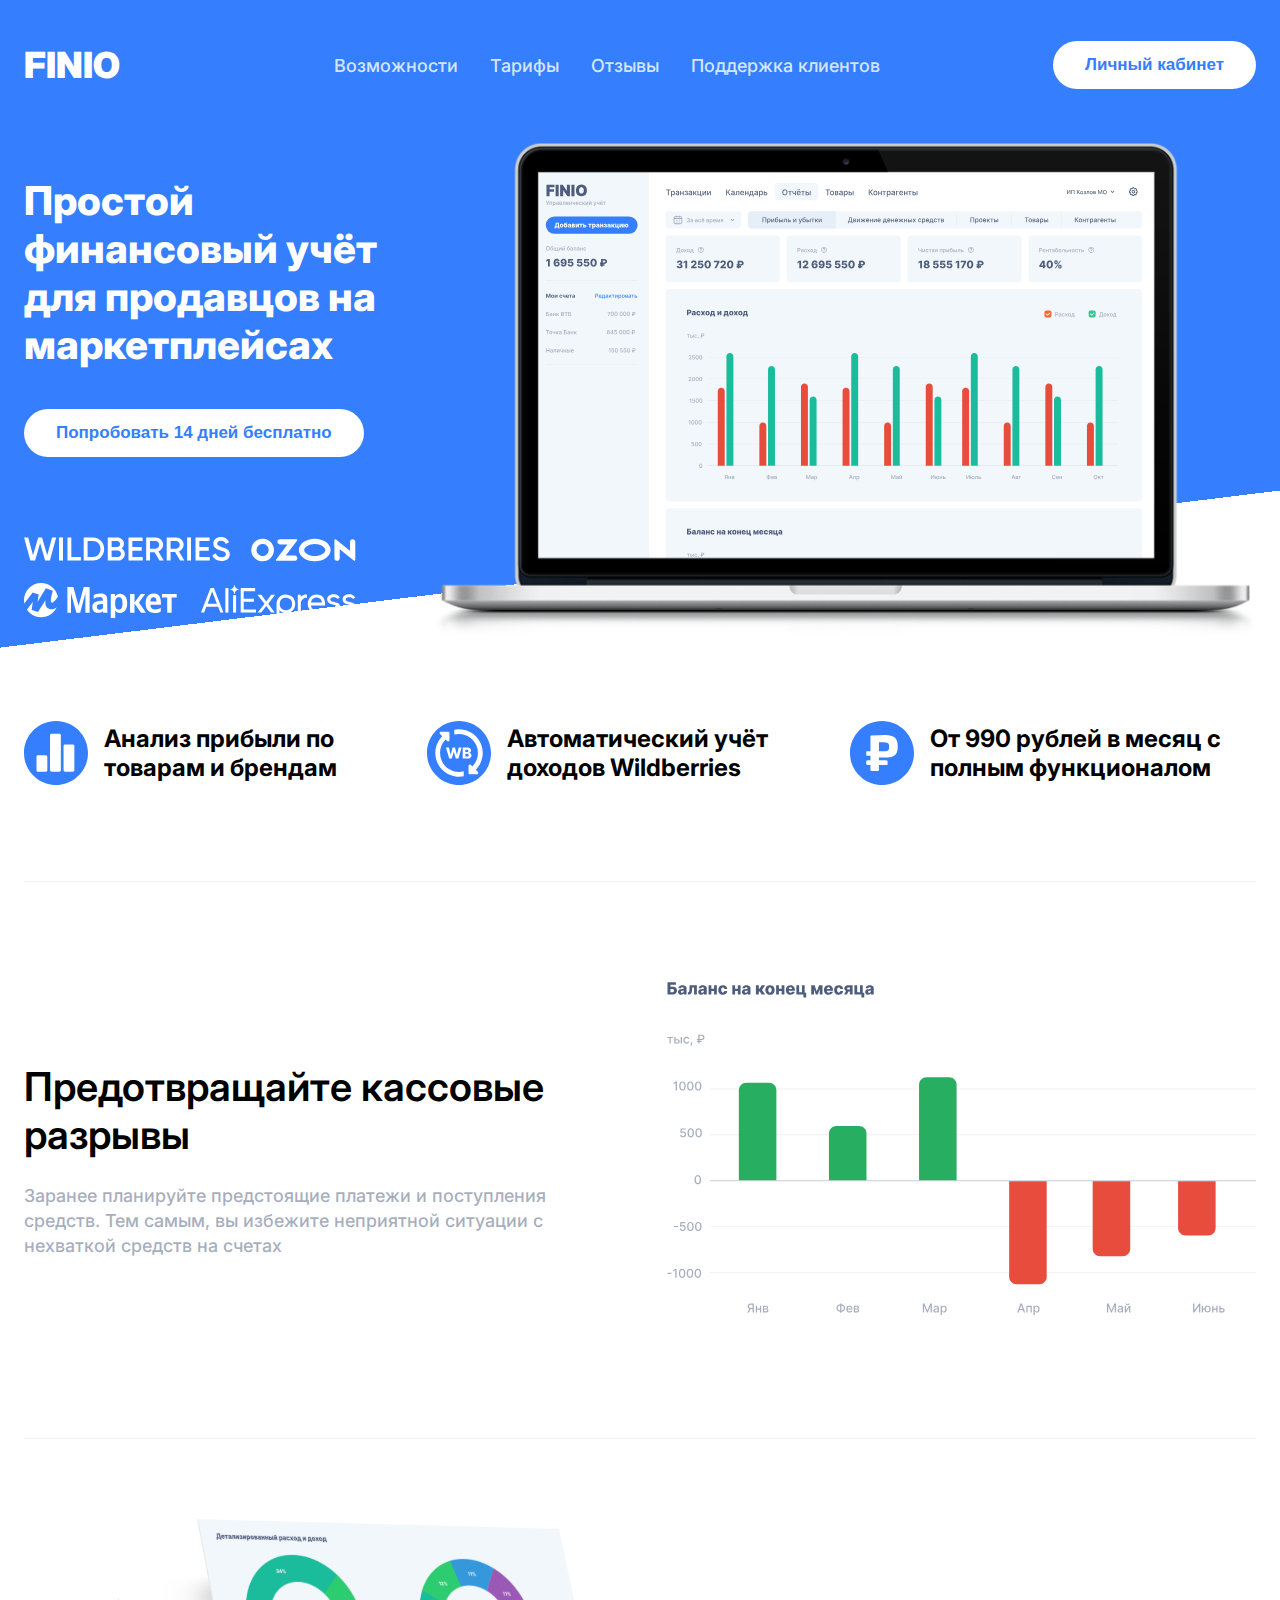
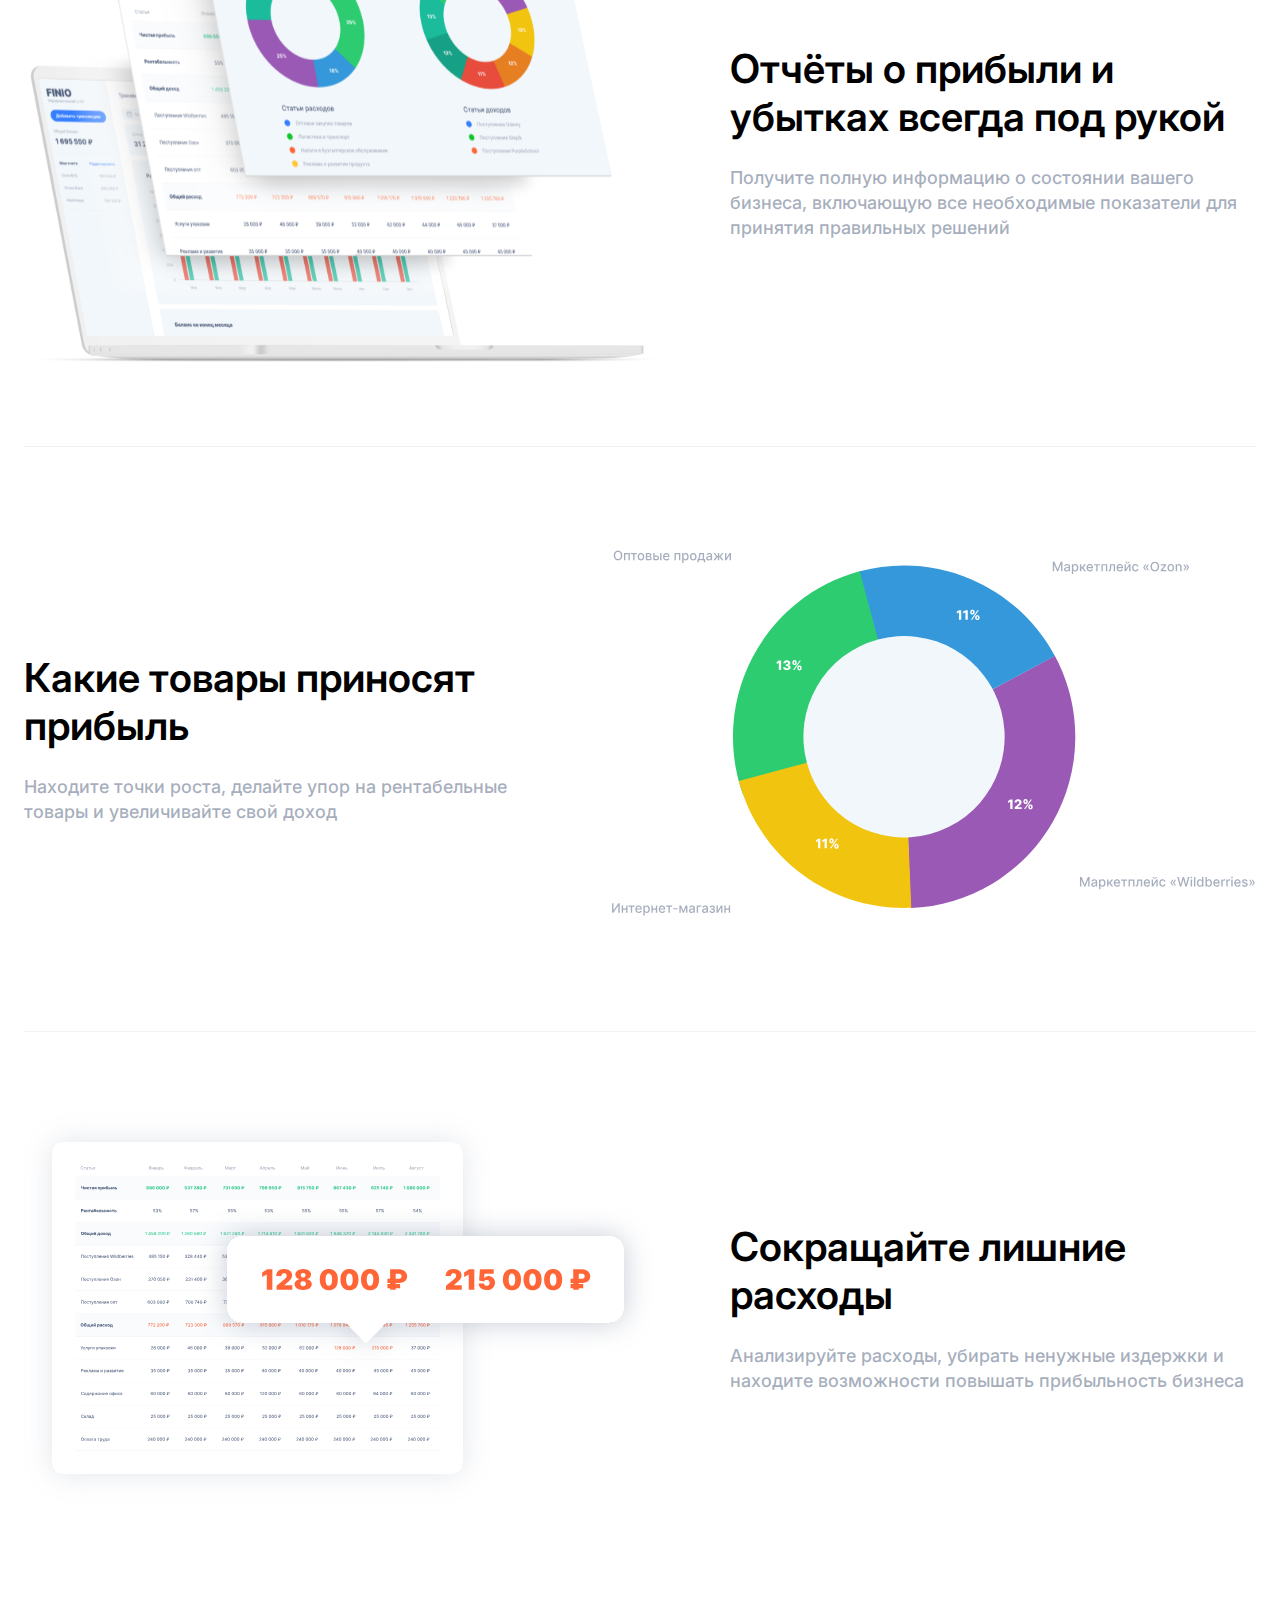
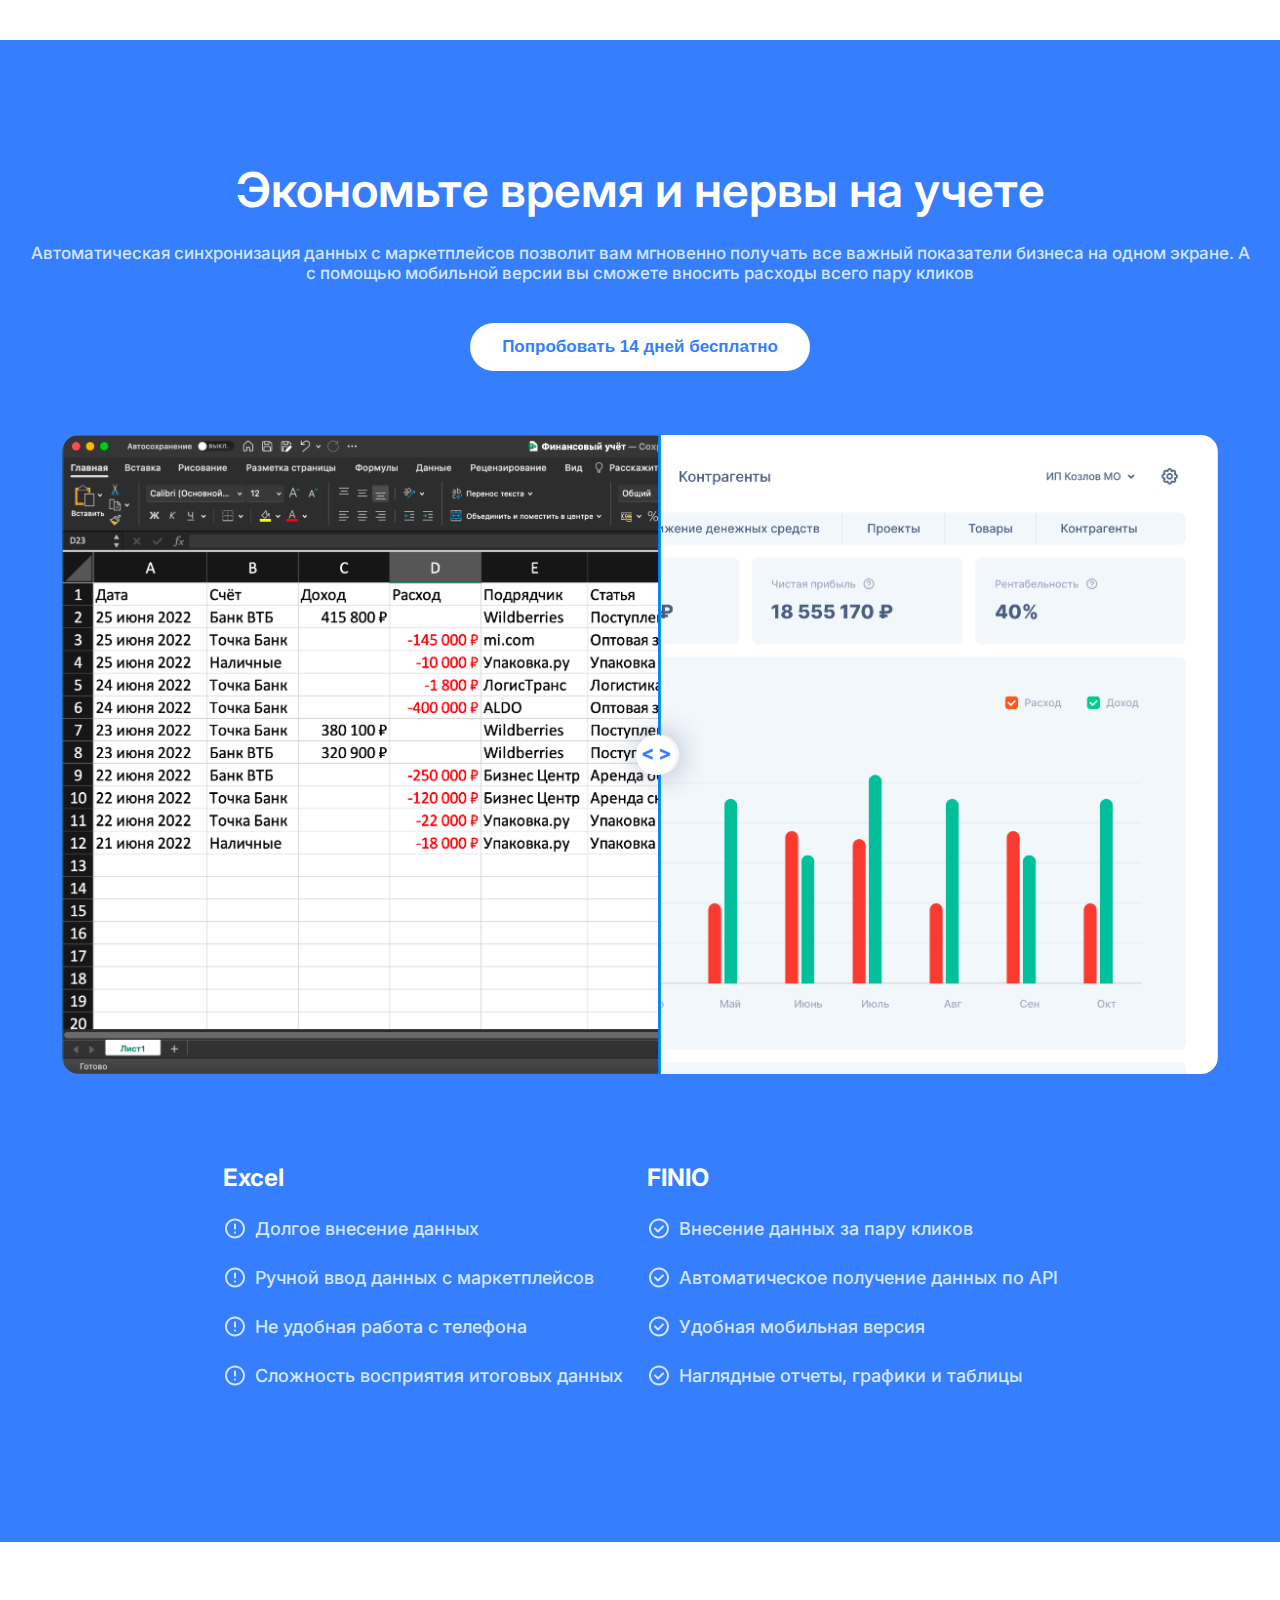
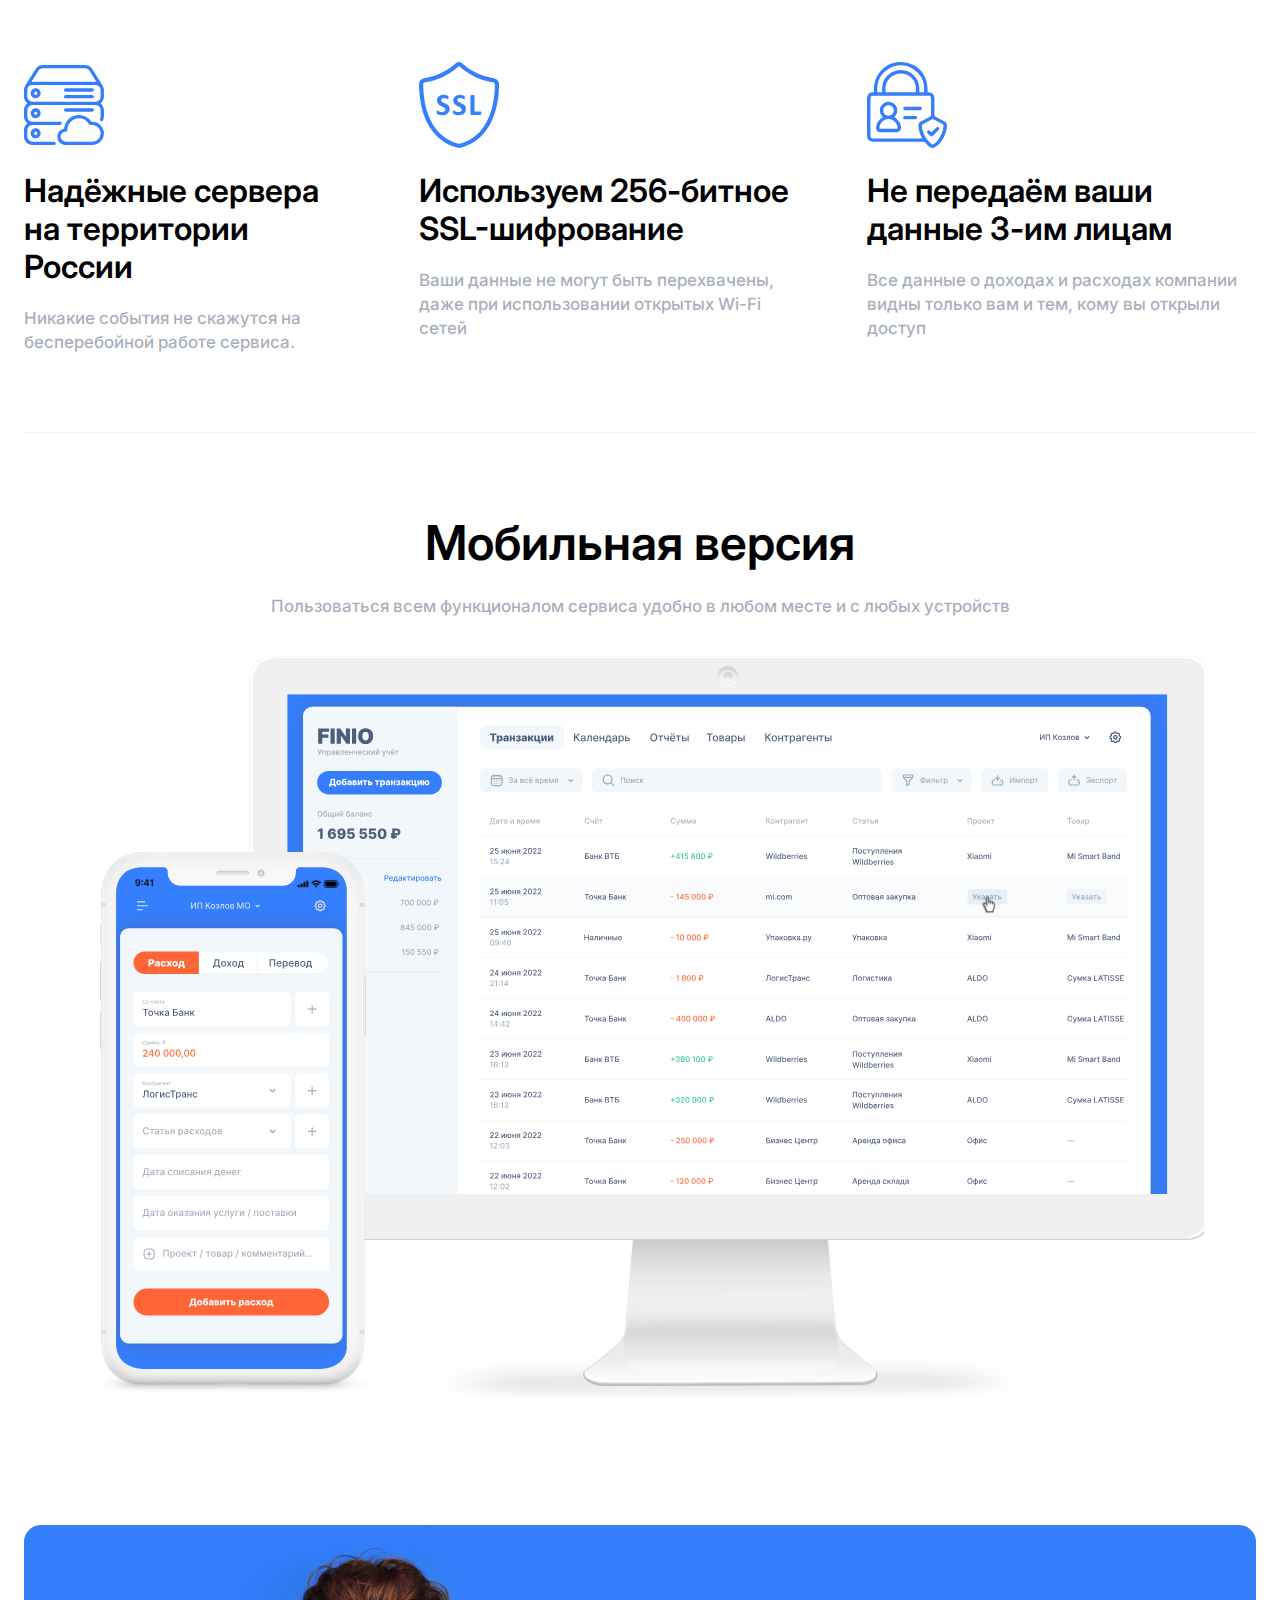
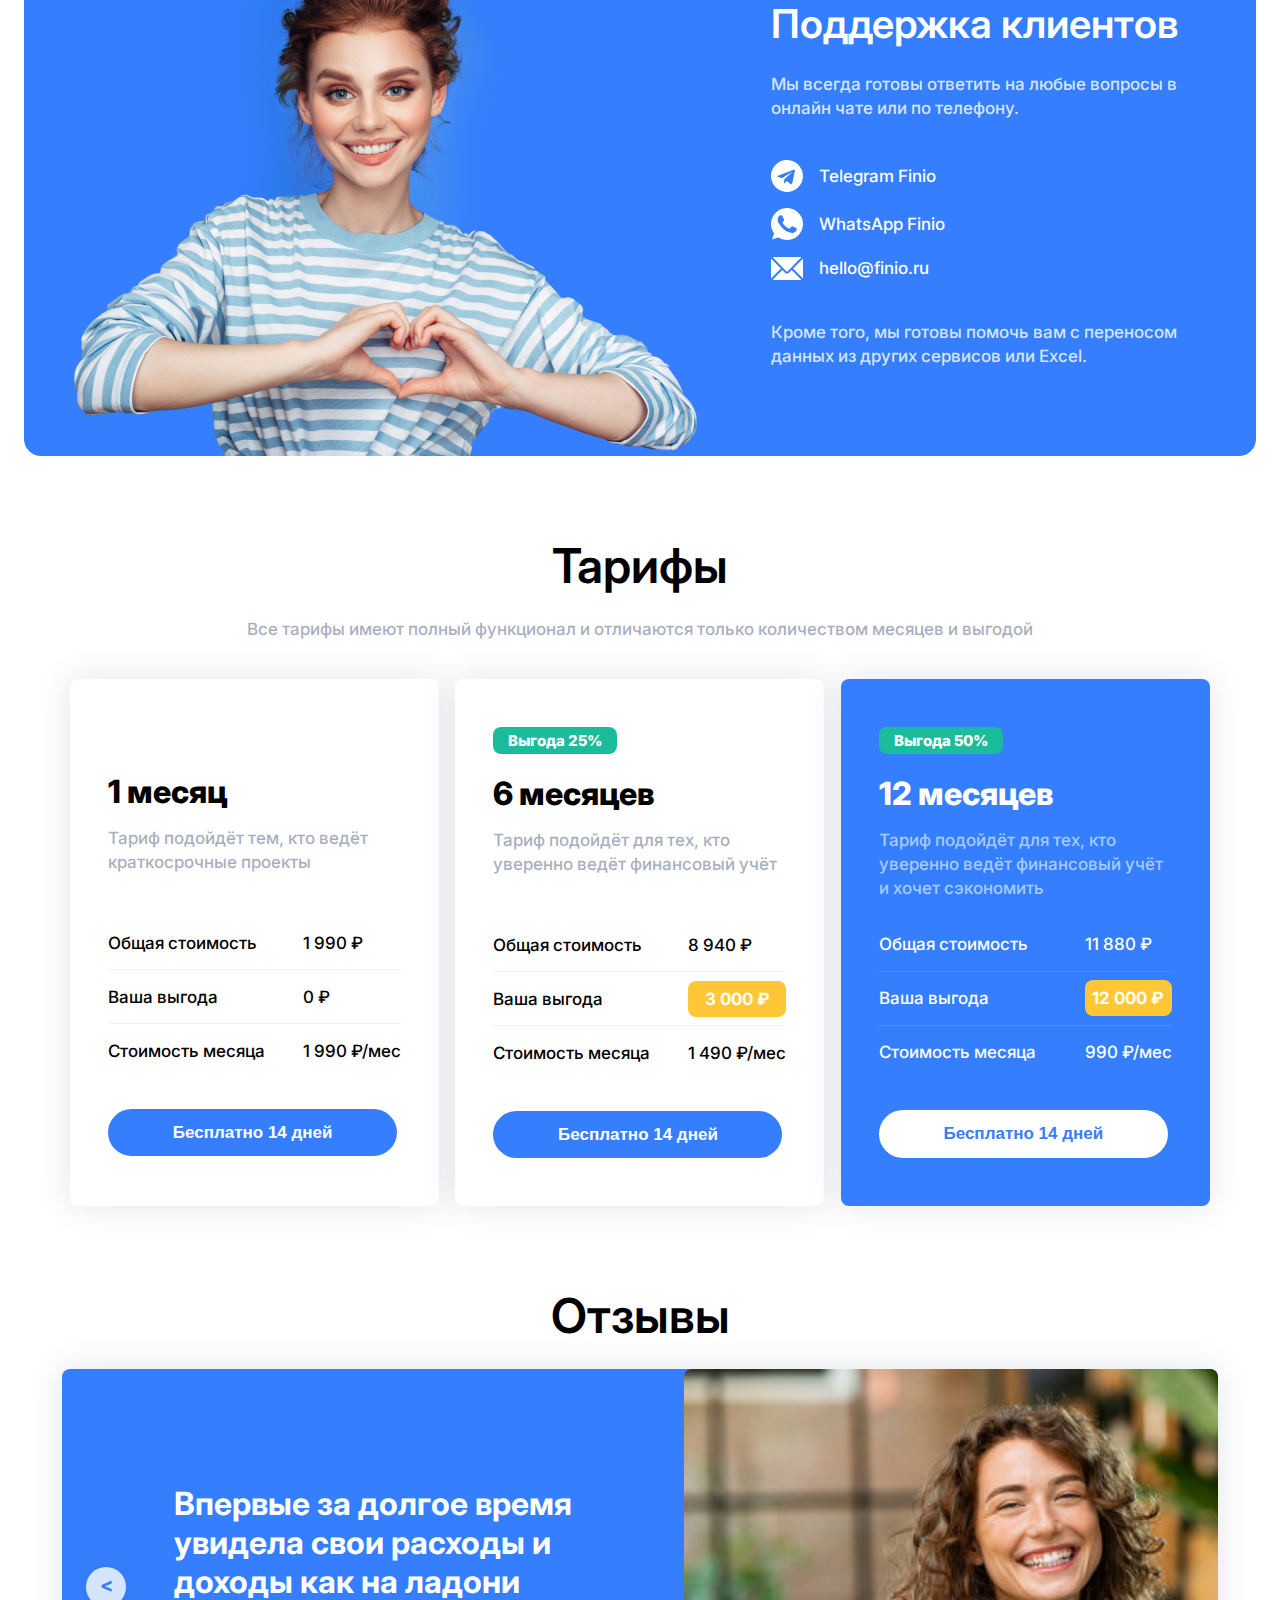
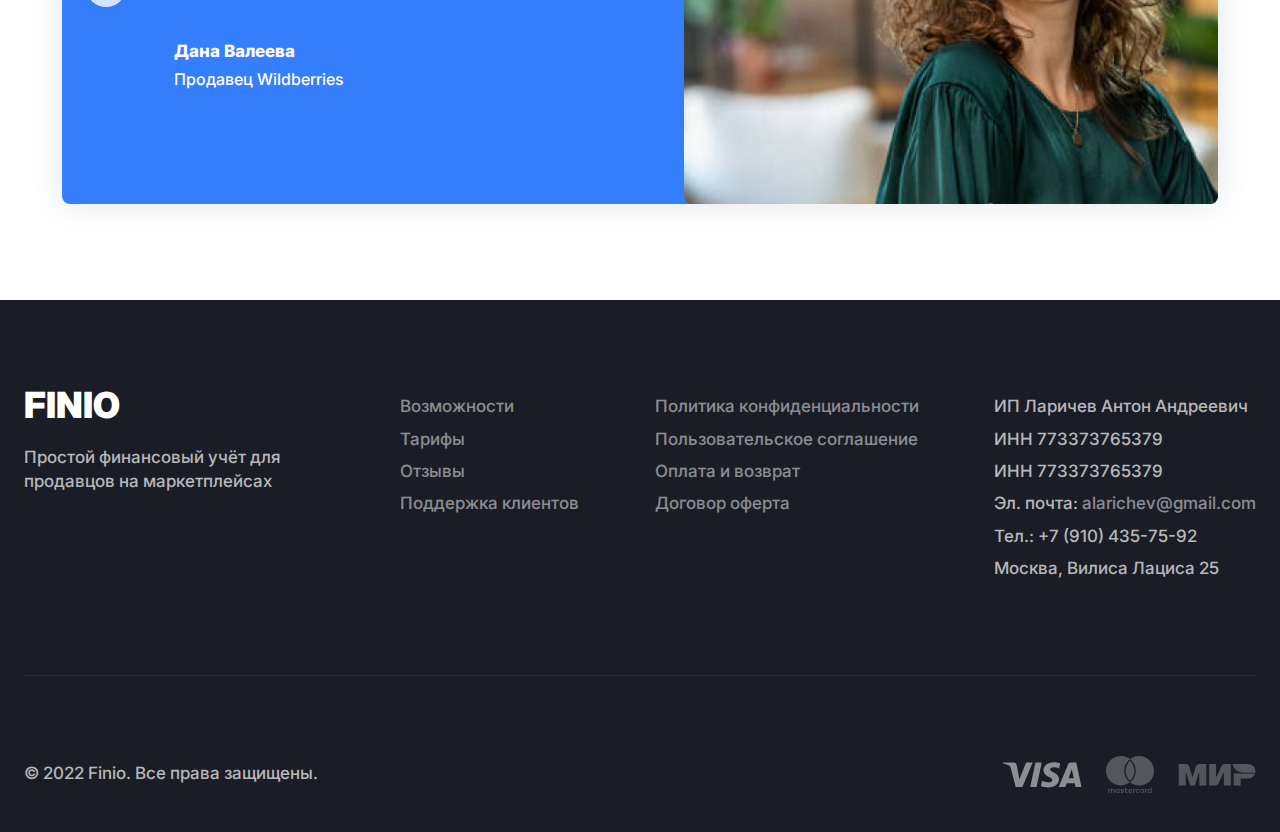
<file: 3-Finio/index.html>
<!DOCTYPE html>
<html lang="en">
<head>
    <meta charset="UTF-8">
    <meta name="viewport" content="width=device-width, initial-scale=1.0">
    <link rel="preconnect" href="https://fonts.googleapis.com">
    <link rel="preconnect" href="https://fonts.gstatic.com" crossorigin>
    <link href="https://fonts.googleapis.com/css2?family=Inter:wght@100..900&display=swap" rel="stylesheet">
    <title>Finio</title>
    <link rel="stylesheet" href="./styles/global.css">
    <link rel="stylesheet" href="./styles/header.css">
    <link rel="stylesheet" href="./styles/page.css">
    <link rel="stylesheet" href="./styles/footer.css">
    <link rel="stylesheet" href="./styles/components.css">
</head>
<body>
    <header class="header">
        <div class="header__wrapper">
            <div class="header__top">
                <div class="logo">FINIO</div>
                <nav>
                    <ul class="menu">
                        <li class="menu__item"><a href="#">Возможности</a></li>
                        <li class="menu__item"><a href="#">Тарифы</a></li>
                        <li class="menu__item"><a href="#">Отзывы</a></li>
                        <li class="menu__item"><a href="#">Поддержка клиентов</a></li>
                    </ul>
                </nav>
                <div class="header__button">
                    <button class="button button_primary">
                        Личный кабинет
                    </button>
                </div>
                <div class="header__mobile-menu-button">
                    <img src="./images/menu.svg" alt="Menu icon">
                </div>
            </div>
            <div class="header__line-wrapper">
                <hr class="line line-dark" />
            </div>
        </div>
    </header>

    <section class="section section__dark section__gradient">
        <div class="section__wrapper">
            <div class="hero-section">
                <div class="hero__left">
                    <h2 class="hero__h1">Простой финансовый учёт для продавцов на маркетплейсах</h2>
                    <button class="button button_primary hero__button">Попробовать 14 дней бесплатно</button>
                    <div class="marketplace_logos__wrapper">
                        <img class="marketplace_logos" src="./images/logos.svg" alt="Marketplace logos">
                    </div>
                </div>
                <div class="hero__right">
                    <img class="hero__laptop" src="./images/laptop.svg" alt="Laptop with Finio app">
                </div>
            </div>

            <div class="functional__wrapper">
                <div class="functional__item">
                    <div class="functional__icon">
                        <img src="./images/functional_icons/profit.svg" alt="Profit icon">
                    </div>
                    <div class="functional__describtion">
                        Анализ прибыли по товарам и брендам
                    </div>
                </div>
                <div class="functional__item">
                    <div class="functional__icon">
                        <img src="./images/functional_icons/wb.svg" alt="WB accounting icon">
                    </div>
                    <div class="functional__describtion">
                        Автоматический учёт доходов Wildberries
                    </div>
                </div>
                <div class="functional__item">
                    <div class="functional__icon">
                        <img src="./images/functional_icons/price.svg" alt="Ruble icon">
                    </div>
                    <div class="functional__describtion">
                        От 990 рублей в месяц с полным функционалом
                    </div>
                </div>
            </div>
        </div>
    </section>
    
    <section class="section section-2">
        <div class="section__wrapper">
            <div class="line-wrapper">
                <hr class="line" />
            </div>

            <div class="diagrams__wrapper diagram__reverced">
                <div class="diagram">
                    <img src="./images/diagrams/balance_diagram.svg" alt="Balance at the end of the month">
                </div>
                <div class="diagram__description">
                    <h2 class="diagram__h2">Предотвращайте кассовые разрывы</h2>
                    <div class="diagram__text">
                        Заранее планируйте предстоящие платежи и поступления средств. Тем самым, вы избежите неприятной
                        ситуации с нехваткой средств на счетах
                    </div>
                </div>
            </div>

            <div class="line-wrapper">
                <hr class="line" />
            </div>

            <div class="diagrams__wrapper">
                <div class="diagram">
                    <img src="./images/diagrams/report_diagram.svg" alt="Profit reports">
                </div>
                <div class="diagram__description">
                    <h2 class="diagram__h2">Отчёты о прибыли и убытках всегда под рукой</h2>
                    <div class="diagram__text">
                        Получите полную информацию о состоянии вашего бизнеса, включающую все необходимые показатели
                        для принятия правильных решений
                    </div>
                </div>
            </div>
        
            <div class="line-wrapper">
                <hr class="line" />
            </div>

            <div class="diagrams__wrapper diagram__reverced">
                <div class="diagram">
                    <img src="./images/diagrams/profit_diagram.svg" alt="Circle diagram">
                </div>
                <div class="diagram__description">
                    <h2 class="diagram__h2">Какие товары приносят прибыль</h2>
                    <div class="diagram__text">
                        Находите точки роста, делайте упор на рентабельные товары и увеличивайте свой доход
                    </div>
                </div>
            </div>

            <div class="line-wrapper">
                <hr class="line" />
            </div>

            <div class="diagrams__wrapper">
                <div class="diagram two_diagrams">
                    <div class="two_diagrams__bottom">
                        <img src="./images/diagrams/unnecessary_expenses/table.svg" alt="Table">
                    </div>
                    <div class="two_diagrams__top">
                        <img src="./images/diagrams/unnecessary_expenses/dialogue.svg" alt="Dialogue">
                    </div>
                </div>
                <div class="diagram__description">
                    <h2 class="diagram__h2">Сокращайте лишние расходы</h2>
                    <div class="diagram__text">
                        Анализируйте расходы, убирать ненужные издержки и находите возможности повышать прибыльность
                        бизнеса
                    </div>
                </div>
            </div>
        </div>
    </section>

    <section class="section section__dark section-3">
        <div class="section__wrapper">
            <div class="headling">
                <h2 class="headling__h2 headling__h2_dark">
                    Экономьте время и нервы на учете
                </h2>
                <div class="headling__bottom headling__bottom_dark">
                    Автоматическая синхронизация данных с маркетплейсов позволит вам мгновенно получать все важный
                    показатели бизнеса на одном экране. А с помощью мобильной версии вы сможете вносить расходы
                    всего пару кликов
                </div>
            </div>
            <button class="button button_primary section_button">Попробовать 14 дней бесплатно</button>
            <div class="report_preview__wrapper">
                <div class="report_preview">
                    <img src="./images/report_preview/report_table.png" alt="Table and graph">
                </div>
                <div class="report_preview__button slide_button">
                    <a href="#">&lt;</a>
                    <a href="#">&gt;</a>
                </div>
            </div>
            <div class="comparison__wrapper">
                <div>
                    <h3 class="comparison__h3">Excel</h3>
                    <ul class="comparison__list">
                        <li class="comparison__excel_cons">Долгое внесение данных</li>
                        <li class="comparison__excel_cons">Ручной ввод данных с маркетплейсов</li>
                        <li class="comparison__excel_cons">Не удобная работа с телефона</li>
                        <li class="comparison__excel_cons">Сложность восприятия итоговых данных</li>
                    </ul>
                </div>

                <div>
                    <h3 class="comparison__h3">FINIO</h3>
                    <ul class="comparison__list">
                        <li class="comparison__finio_pros">Внесение данных за пару кликов</li>
                        <li class="comparison__finio_pros">Автоматическое получение данных по API</li>
                        <li class="comparison__finio_pros">Удобная мобильная версия</li>
                        <li class="comparison__finio_pros">Наглядные отчеты, графики и таблицы</li>
                    </ul>
                </div>
            </div>
        </div>
    </section>

    <section class="section section-4">
        <div class="section__wrapper">
            <div class="safety__wrapper">
                <div class="safety">
                    <div class="safety__icon">
                        <img src="./images/safety/server.svg" alt="Server icon">
                    </div>
                    <h2 class="safety__h2">
                        Надёжные сервера на территории России
                    </h2>
                    <div class="safety__description">
                        Никакие события не скажутся на бесперебойной работе сервиса.
                    </div>
                </div>

                <div class="safety">
                    <div class="safety__icon">
                        <img src="./images/safety/ssl.svg" alt="SSL icon">
                    </div>
                    <h2 class="safety__h2">
                        Используем 256-битное SSL-шифрование
                    </h2>
                    <div class="safety__description">
                        Ваши данные не могут быть перехвачены, даже при использовании открытых Wi-Fi сетей
                    </div>
                </div>

                <div class="safety">
                    <div class="safety__icon">
                        <img src="./images/safety/security.svg" alt="Security icon">
                    </div>
                    <h2 class="safety__h2">
                        Не передаём ваши данные 3-им лицам
                    </h2>
                    <div class="safety__description">
                        Все данные о доходах и расходах компании видны только вам и тем, кому вы открыли доступ
                    </div>
                </div>
            </div>

            <div class="line-wrapper">
                <hr class="line" />
            </div>

            <div class="headling">
                <h2 class="headling__h2">
                    Мобильная версия
                </h2>
                <div class="headling__bottom">
                    Пользоваться всем функционалом сервиса удобно в любом месте и с любых устройств
                </div>
            </div>
            <div class="mobile_version">
                <img src="./images/finio_desctop_mobile.svg" alt="Finio mobile and desctop app">
            </div>

            <div class="support__wrapper">
                <div class="support__description">
                    <h3 class="support__h3">
                        Поддержка клиентов
                    </h3>
                    <div class="support__text">
                        Мы всегда готовы ответить на любые вопросы в онлайн чате или по телефону.
                    </div>
                    <ul class="support__list">
                        <li class="support__item">
                            <img src="./images/support/telegrm.svg" alt="Telegram icon">
                            Telegram Finio
                        </li>
                        <li class="support__item">
                            <img src="./images/support/whatsapp.svg" alt="Whatsapp icon">
                            WhatsApp Finio
                        </li>
                        <li class="support__item">
                            <img src="./images/support/mail.svg" alt="Mail icon">
                            hello@finio.ru
                        </li>
                    </ul>
                    <div class="support__text">
                        Кроме того, мы готовы помочь вам с переносом данных из других сервисов или Excel.
                    </div>
                </div>
                <div class="support__img">
                    <img src="./images/support/girl.png" alt="Girl with heart">
                </div>
            </div>

            <div class="headling">
                <h2 class="headling__h2">
                    Тарифы
                </h2>
                <div class="headling__bottom">
                    Все тарифы имеют полный функционал и отличаются только количеством месяцев и выгодой
                </div>
            </div>
            <div class="cards-wrapper cards-margin">
                <div class="card card-lite card-without-discount">
                    <div class="card__headling">
                        <h2 class="card__subscription_plan">1 месяц</h2>
                        <div class="card__description">Тариф подойдёт тем, кто ведёт краткосрочные проекты</div>
                    </div>
                    <div class="card__calculations">
                        <div class="card__calculations-item">Общая стоимость</div>
                        <div class="card__calculations-item">1 990 ₽</div>
                        <div class="card__line-wrapper">
                            <hr class="line" />
                        </div>
                        <div class="card__calculations-item">Ваша выгода</div>
                        <div class="card__calculations-item">0 ₽</div>
                        <div class="card__line-wrapper">
                            <hr class="line" />
                        </div>
                        <div class="card__calculations-item">Стоимость месяца</div>
                        <div class="card__calculations-item">1 990 ₽/мес</div>
                    </div>
                    <div class="card__button-wrapper">
                        <button class="button button_dark card__button">
                            Бесплатно 14 дней
                        </button>
                    </div>
                </div>

                <div class="card card-lite">
                    <div class="card__discount">
                        Выгода 25%
                    </div>
                    <div class="card__headling">
                        <h2 class="card__subscription_plan">6 месяцев</h2>
                        <div class="card__description">Тариф подойдёт для тех, кто уверенно ведёт финансовый учёт</div>
                    </div>
                    <div class="card__calculations">
                        <div class="card__calculations-item">Общая стоимость</div>
                        <div class="card__calculations-item">8 940 ₽</div>
                        <div class="card__line-wrapper">
                            <hr class="line" />
                        </div>
                        <div class="card__calculations-item">Ваша выгода</div>
                        <div class="card__benefit card__calculations-item">3 000 ₽</div>
                        <div class="card__line-wrapper">
                            <hr class="line" />
                        </div>
                        <div class="card__calculations-item">Стоимость месяца</div>
                        <div class="card__calculations-item">1 490 ₽/мес</div>
                    </div>
                    <div class="card__button-wrapper">
                        <button class="button button_dark card__button">
                            Бесплатно 14 дней
                        </button>
                    </div>
                </div>

                <div class="card card-dark">
                    <div class="card__discount">
                        Выгода 50%
                    </div>
                    <div class="card__headling-dark">
                        <h2 class="card__subscription_plan">12 месяцев</h2>
                        <div class="card__description card__description-light">Тариф подойдёт для тех, кто уверенно ведёт финансовый учёт и хочет сэкономить</div>
                    </div>
                    <div class="card__calculations card__items-light">
                        <div class="card__calculations-item">Общая стоимость</div>
                        <div class="card__calculations-item">11 880 ₽</div>
                        <div class="card__line-wrapper">
                            <hr class="line line-dark" />
                        </div>
                        <div class="card__calculations-item">Ваша выгода</div>
                        <div class="card__calculations-item card__benefit">12 000 ₽</div>
                        <div class="card__line-wrapper">
                            <hr class="line line-dark" />
                        </div>
                        <div class="card__calculations-item">Стоимость месяца</div>
                        <div class="card__calculations-item">990 ₽/мес</div>
                    </div>
                    <div class="card__button-wrapper">
                        <button class="button button_primary card__button">
                            Бесплатно 14 дней
                        </button>
                    </div>
                </div>
            </div>

            <div>
                <div class="headling">
                    <h2 class="headling__h2">
                        Отзывы
                    </h2>
                </div>
                <div class="reviews__wrapper">
                    <div class="card card-wide review_card">
                        <div class="review__slide_button slide_button">
                            <a href="#">&lt;</a>
                        </div>
                        <div class="review">
                            <h3 class="reviews__h3">
                                Впервые за долгое время увидела свои расходы и доходы как на ладони
                            </h3>
                            <div class="reviews__author">
                                Дана Валеева
                            </div>
                            <div class="reviews__position">
                                Продавец Wildberries
                            </div>
                        </div>
                        <div class="review__author_img">
                            <img src="./images/reviews.png" alt="Author's photo">
                        </div>
                    </div>
                </div>
            </div>
        </div>
    </section>

    <footer class="footer">
        <div class="footer__wrapper">
            <div class="footer__top">
                <div class="footer__about">
                    <div class="logo footer__logo">FINIO</div>
                    <div class="footer__text">
                        Простой финансовый учёт для продавцов на маркетплейсах
                    </div>
                </div>
                <div>
                    <ul class="menu-small">
                        <li class="menu-small__item"><a href="#">Возможности</a></li>
                        <li class="menu-small__item"><a href="#">Тарифы</a></li>
                        <li class="menu-small__item"><a href="#">Отзывы</a></li>
                        <li class="menu-small__item"><a href="#">Поддержка клиентов</a></li>
                    </ul>
                </div>
                <div>
                    <ul class="menu-small">
                        <li class="menu-small__item"><a href="#">Политика конфиденциальности</a></li>
                        <li class="menu-small__item"><a href="#">Пользовательское соглашение</a></li>
                        <li class="menu-small__item"><a href="#">Оплата и возврат</a></li>
                        <li class="menu-small__item"><a href="#">Договор оферта</a></li>
                    </ul>
                </div>
                <div>
                    <ul class="menu-small">
                        <li class="menu-small__item">ИП Ларичев Антон Андреевич</li>
                        <li class="menu-small__item">ИНН 773373765379</li>
                        <li class="menu-small__item">ИНН 773373765379</li>
                        <li class="menu-small__item">Эл. почта: <a href="#">alarichev@gmail.com</a></li>
                        <li class="menu-small__item">Тел.: +7 (910) 435-75-92</li>
                        <li class="menu-small__item">Москва, Вилиса Лациса 25</li>
                    </ul>
                </div>
            </div>

            <div class="line-wrapper">
                <hr class="line line-footer" />
            </div>

            <div class="footer__bottom">
                <div class="footer__text">
                    © 2022 Finio. Все права защищены.
                </div>
                <div class="payment_systems">
                    <img src="./images/payment_systems.svg" alt="Payment systems logos">
                </div>
            </div>
        </div>
    </footer>
</body>
</html>
</file>
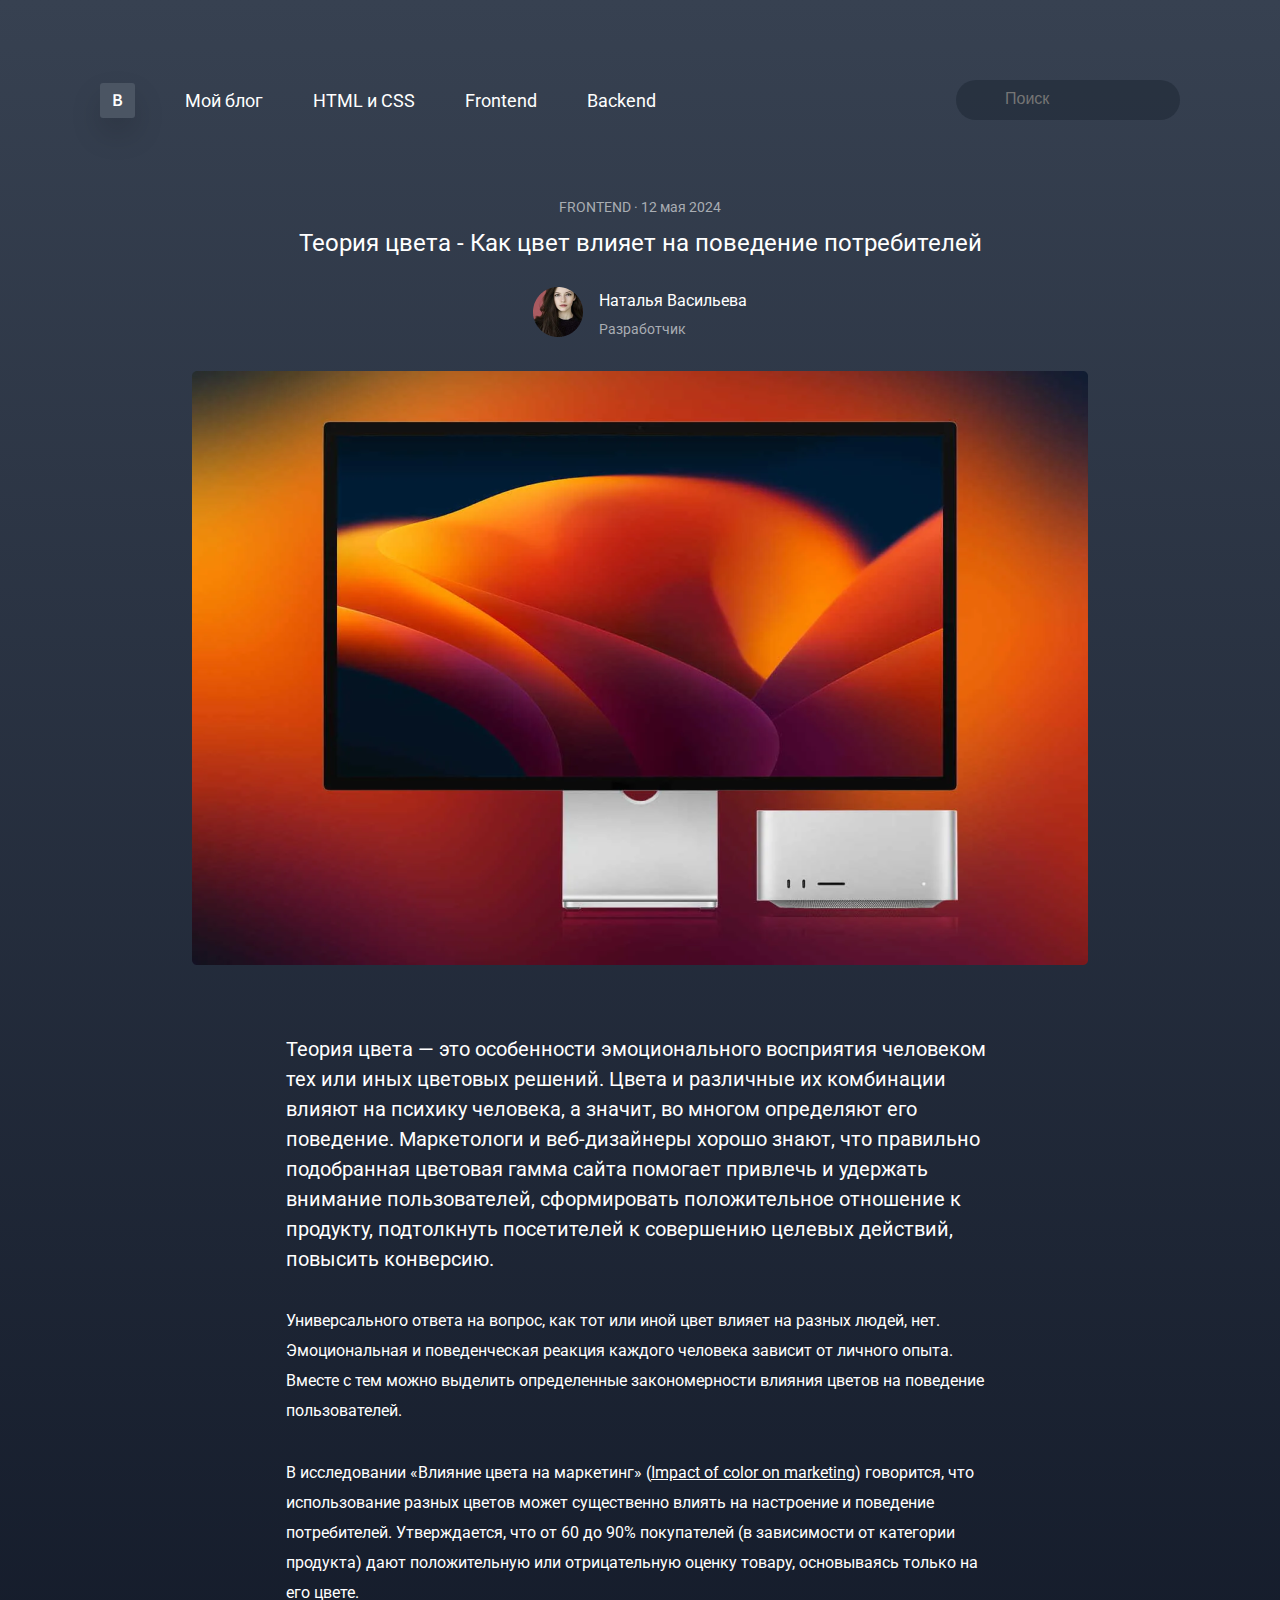
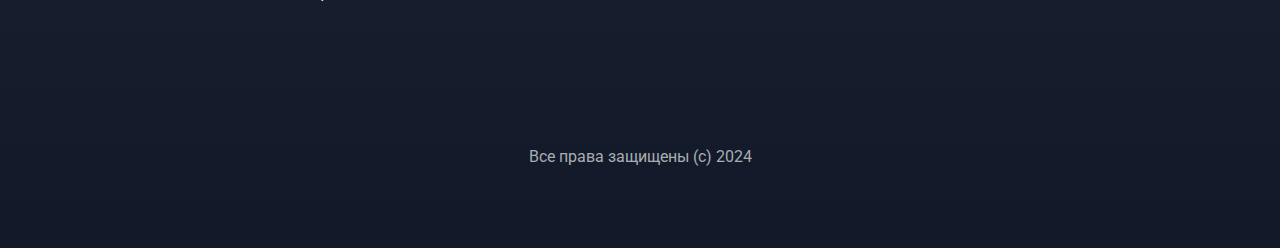
<file: 1-Blog/blog.html>
<!DOCTYPE html>
<html lang="en">
<head>
    <meta charset="UTF-8">
    <meta name="viewport" content="width=device-width, initial-scale=1.0">
    <title>Блог</title>
    <link rel="stylesheet" href="./styles/style.css">
    <link rel="preconnect" href="https://fonts.googleapis.com">
    <link rel="preconnect" href="https://fonts.gstatic.com" crossorigin>
    <link
        href="https://fonts.googleapis.com/css2?family=Roboto:ital,wght@0,100;0,300;0,400;0,500;0,700;0,900;1,100;1,300;1,400;1,500;1,700;1,900&display=swap"
        rel="stylesheet">
    <link rel="preconnect" href="https://fonts.googleapis.com">
    <link rel="preconnect" href="https://fonts.gstatic.com" crossorigin>
    <link
        href="https://fonts.googleapis.com/css2?family=Roboto:ital,wght@0,100;0,300;0,400;0,500;0,700;0,900;1,100;1,300;1,400;1,500;1,700;1,900&family=Source+Sans+3:ital,wght@0,200..900;1,200..900&display=swap"
        rel="stylesheet">
</head>
<body>
    <header class="header">
        <div class="header__wrapper">
            <nav>
                <ul>
                    <div class="logo">
                        <span>В</span>
                    </div>
                    <li><a href="#">Мой блог</a></li>
                    <li><a href="#">HTML и CSS</a></li>
                    <li><a href="#">Frontend</a></li>
                    <li><a href="#">Backend</a></li>
                </ul>
            </nav>
            <div class="search">
                <input type="search" placeholder="Поиск">
            </div>
        </div>
    </header>
    <section class="section section__article">
        <div class="article__title">
            <p class="article__header">FRONTEND &middot; 12 мая 2024</p>
            <h1>Теория цвета - Как цвет влияет на поведение потребителей</h1>
        </div>
        <div class="article__authots-info">
            <div class="article__authots-img">
                <img src="./images/author-1.png" alt="Фото из профиля разработчика">
            </div>
            <div>
                <div class="article__authots-name">Наталья Васильева</div>
                <div class="article__authots-job">Разработчик</div>
            </div>
        </div>
        <div class="article__color-img">
            <img src="./images/mac-color.png" alt="Монитор mac и mac mini">
        </div>
        <div class="article__text">
            <div class="heroParagraph article__text-paragraph">
                Теория цвета — это особенности эмоционального восприятия человеком тех или иных цветовых решений. Цвета и различные их
                комбинации влияют на психику человека, а значит, во многом определяют его поведение. Маркетологи и веб-дизайнеры хорошо
                знают, что правильно подобранная цветовая гамма сайта помогает привлечь и удержать внимание пользователей, сформировать
                положительное отношение к продукту, подтолкнуть посетителей к совершению целевых действий, повысить конверсию.
            </div>
            <div class="article__text-paragraph">
                Универсального ответа на вопрос, как тот или иной цвет влияет на разных людей, нет. Эмоциональная и поведенческая
                реакция каждого человека зависит от личного опыта. Вместе с тем можно выделить определенные закономерности влияния
                цветов на поведение пользователей.
            </div>
            <div class="article__text-paragraph">
                В исследовании «Влияние цвета на маркетинг» &#40;<a href="#">Impact of color on marketing</a>&#41; говорится, что использование разных цветов
                может существенно влиять на настроение и поведение потребителей. Утверждается, что от 60 до 90% покупателей (в
                зависимости от категории продукта) дают положительную или отрицательную оценку товару, основываясь только на его цвете.
            </div>
        </div>
    </section>
    <footer class="footer">
        <div>
            Все права защищены (c) 2024
        </div>
    </footer>
</body>
</html>
</file>
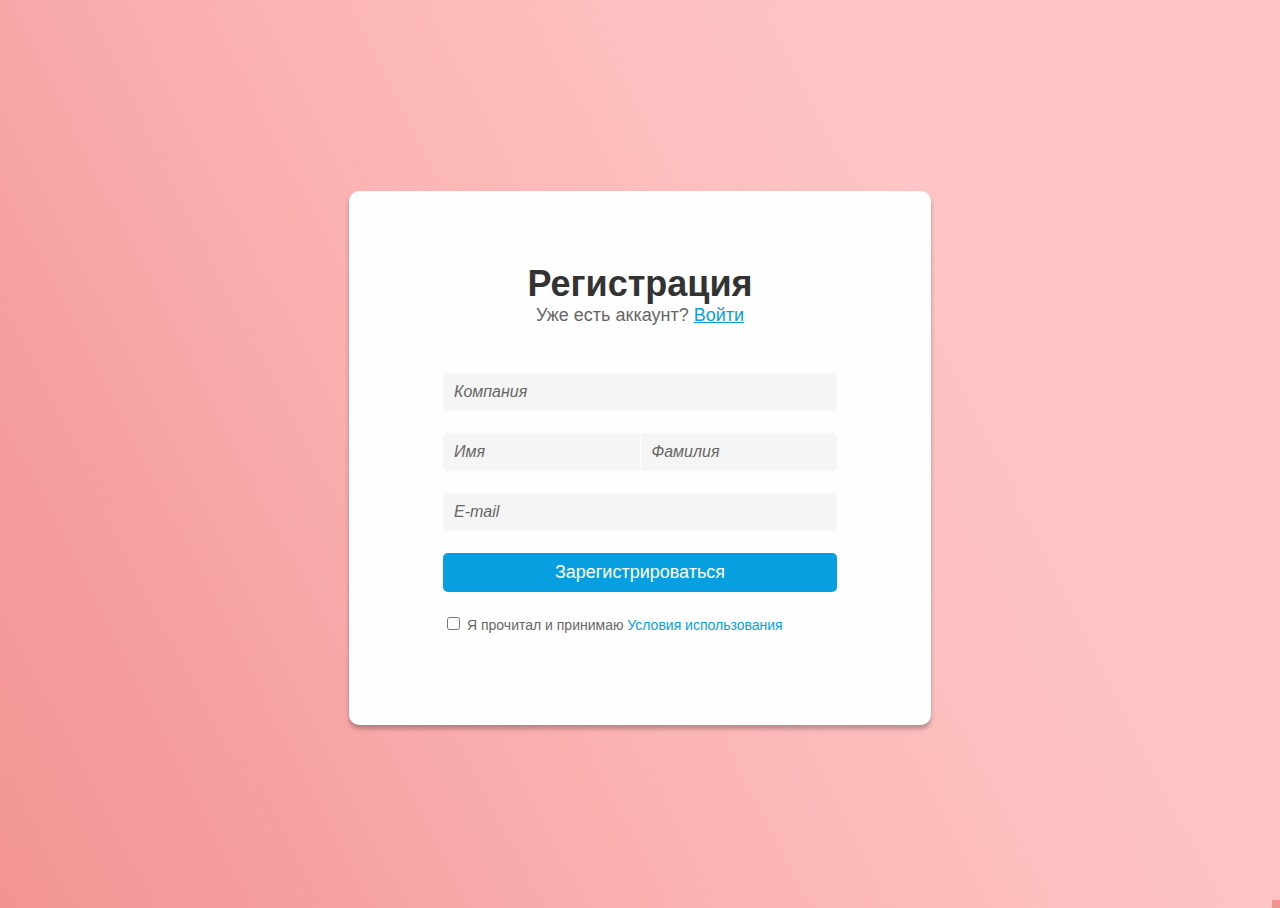
<file: 2-Form/signin.html>
<!DOCTYPE html>
<html lang="en">
<head>
    <meta charset="UTF-8">
    <meta name="viewport" content="width=device-width, initial-scale=1.0">
    <title>Регистрация</title>
    <link rel="stylesheet" href="./styles/sign_in_style.css">
</head>
<body>
    <main>
        <div class="registration_form">
            <div class="top">
               <h1>Регистрация</h1>
                <p>Уже есть аккаунт? <a href="#">Войти</a></p>
            </div>
            <form action="#" method="get">
                <div class="wrapper">
                    <input type="text" name="company" id="company" placeholder="Компания">
                    <div class="creditionals">
                        <div>
                            <input type="text" name="first_name" id="first_name" placeholder="Имя">
                        </div>
                        <div>
                            <input type="text" name="last_name" id="last_name" placeholder="Фамилия">
                        </div>
                    </div>
                    <div>
                        <input type="email" name="email" id="email" placeholder="E-mail">
                    </div>
                    <div>
                        <button>Зарегистрироваться</button>
                    </div>
                    <div class="terms_of_use">
                        <input type="checkbox" name="terms_of_use" id="terms_of_use">
                        <label for="terms_of_use">Я прочитал и принимаю <a href="#">Условия использования</a></label>
                    </div>
                </div>
            </form>
        </div>
    </main>
</body>
</html>
</file>
<file: 3-Finio/styles/global.css>
:root {
    --color-primary: #FFFFFF;
    --color-secondary: #357EFE;
    --color-primary-hover: #D4E6FF;
    --color-secondary-hover: #256DeB;
    --color-text: #000000;
    --color-text-light: #4E5D7C80;
    --color-text-description: #4E5D7C80;
    --color-discount: #1ABC9C;
    --color-price: #FFC736;
    --color-line: #F1F2F5;
    --color-line-dark: #3C95FF;
    --color-card-text: #A7CCFF;
    --color-footer: #1A1D25;
    --color-text-footer: #FFFFFFB2;
    --color-a-footer: #FFFFFF80;
    --color-line-footer: #FFFFFF14;

    --border-8: 8px;
    --border-17: 17px;
    --border-34: 34px;
    --border-47: 47px;

    --layout-width: 1393px;
}

* {
    box-sizing: border-box;
}

html {
    -webkit-font-smoothing: antialiased;
    -moz-osx-font-smoothing: grayscale;
    text-rendering: optimizeLegibility;
}

body {
    background-color: var(--color-primary);
    margin: 0;
    font-family: 'Inter', sans-serif;
    font-style: normal;
    font-weight: 500;
    width: 100%;
}

a {
    text-decoration: none;
}
</file>
<file: 3-Finio/styles/header.css>
/* Header */

.header {
    background-color: var(--color-secondary);
}

.header__wrapper {
    margin: 0 auto;
    padding: 0 24px 32px;
}

.header__top {
    max-width: var(--layout-width);
    margin: 0 auto;
    padding: 40px 0 19px;
    display: flex;
    align-items: center;
    justify-content: space-between;
}

.logo {
    font-size: 36px;
    font-weight: 900;
    line-height: 50px;
    color: var(--color-primary);
}

/* Menu */

.menu {
    list-style: none;
    display: flex;
    align-items: center;
    gap: 32px;
    margin: 0;
}

.menu__item a {
    font-size: 18px;
    font-weight: 500;
    line-height: 25px;
    color: var(--color-primary-hover);
}

.menu__item:hover a {
    color: var(--color-primary);
}

.header__mobile-menu-button {
    display: none;
    background: none;
    border: none;
    cursor: pointer;
}


/* Line */

.header__line-wrapper {
    display: none;
}


/* Media */

@media (max-width: 960px) {
    .menu {
        display: none;
    }

    .header__button {
        display: none;
    }

    .header__mobile-menu-button {
        display: block;
    }

    .header__line-wrapper {
        display: block;
    }
}

@media (max-width: 640px) {
    .logo {
        font-size: 24px;
        line-height: 33px;
    }
}
</file>
<file: 3-Finio/styles/page.css>
/* Hero section */

.hero-section {
    display: grid;
    grid-template-columns: 1fr 2fr;
    align-items: center;
    margin: 0 0 80px;
}

.hero__h1 {
    font-size: 40px;
    font-weight: 800;
    line-height: 48px;
    color: var(--color-primary);
    margin: 17px 0 40px;
}

.marketplace_logos__wrapper {
    max-width: 334px;
    max-height: 85px;
    width: 100%;
    height: 100%;
}

.marketplace_logos {
    width: 100%;
    height: 100%;
}

.hero__right {
    max-width: 1039px;
    max-height: 627px;
    width: 100%;
    height: 100%;
}

.hero__laptop {
    width: 100%;
    height: 100%;
}

.functional__wrapper {
    display: flex;
    justify-content: center;
    align-items: center;
    gap: 64px;
    margin: 0;
}

.functional__item {
    display: flex;
    align-items: center;
    gap: 16px;
    max-width: 408px;
}

.functional__icon {
    max-width: 64px;
    max-height: 64px;
    width: 100%;
    height: 100%;
}

.functional__icon img {
    width: 100%;
    height: 100%;
}

.functional__describtion {
    font-size: 24px;
    font-weight: 700;
    line-height: 29px;
}


/* Section 3 */

.report_preview__wrapper {
    position: relative;
    margin: 0 0 64px;
}

.report_preview {
    max-width: 1156px;
    max-height: 640px;
    width: 100%;
    height: 100%;
    margin: 0 auto;
}

.report_preview img {
    width: 100%;
    height: 100%;
    border-radius: var(--border-17);
}


/* Section 4 */

.mobile_version {
    max-width: 1128px;
    max-height: 749px;
    overflow: hidden;
    display: block;
    margin: 0 auto 120px;
}

.support__wrapper {
    background-color: var(--color-secondary);
    display: flex;
    flex-direction: row-reverse;
    justify-content: center;
    align-items: end;
    gap: 74px;
    margin: 0 auto 80px;
    padding: 0 24px 0 50px;
    border-radius: var(--border-17);
}

.support__description {
    padding: 0 0 48px;
}

.support__h3 {
    font-size: 40px;
    font-weight: 600;
    line-height: 48px;
    color: var(--color-primary);
    margin: 0 0 24px;
}

.support__text {
    font-size: 17px;
    font-weight: 500;
    line-height: 24px;
    color: var(--color-primary-hover);
    margin: 0 0 40px;
}

.support__list {
    color: var(--color-primary);
    font-size: 17px;
    font-weight: 500;
    line-height: 24px;
    padding: 0;
    margin: 0 0 40px;
    display: flex;
    flex-direction: column;
    gap: 16px;
}

.support__item {
    list-style: none;
    display: flex;
    align-items: center;
    gap: 16px;
}

.support__img {
    max-width: 623px;
    max-height: 531px;
    width: 100%;
    height: 100%;
}

.support__img img {
    width: 100%;
    height: 100%;
}

.cards-wrapper {
    max-width: 1156px;
    display: grid;
    justify-items: center;
    grid-template-columns: repeat(auto-fit, minmax(385px, 1fr));
    gap: 24px 0;
}

.reviews__wrapper {
    display: flex;
    justify-content: center;
}

.review_card {
    display: grid;
    grid-auto-flow: column;
    grid-template-columns: auto 1fr 1fr;
    align-items: center;
    padding: 0;
}

.review__author_img {
    max-width: 578px;
    max-height: 438px;
    width: 100%;
    height: 100%;
    overflow: hidden;
    border-radius: var(--border-8);
}

.review__author_img img {
    width: 100%;
    height: 100%;    
}

.review {
    display: flex;
    flex-direction: column;
    justify-content: center;
}

.reviews__h3 {
    font-size: 32px;
    margin: 0 24px 40px;
}

.reviews__author {
    font-weight: 800;
    font-size: 17px;
    margin: 0 24px 8px;
}

.reviews__position {
    margin: 0 24px;
}


/* Media */

@media (min-width: 1156px) {
    .cards-margin {
        margin: 0 calc((100% - 1156px) / 2) 80px;
    }
}

@media (max-width: 1224px) {
    .support__wrapper {
        margin: 0 -24px 80px;
        border-radius: 0;
        padding: 0 24px;
    }
}

@media (max-width: 1156px) {
    .hero-section {
        grid-template-columns: 1fr;
        margin: 0 0 138px;
    }
    
    .hero__right {
        display: none;
    }

    .functional__wrapper {
        flex-direction: column;
        gap: 32px;
        margin: 0 0 32px;
    }

    .mobile_version {
        margin-right: -25px;
        margin-bottom: 64px;
    }

    .support__wrapper {
        flex-direction: column;
        align-items: center;
        gap: 32px;
        margin-bottom: 48px;
    }

    .support__description {
        padding: 64px 0 0;
    }

    .cards-wrapper {
        margin: 0 0 64px;
    }

    .review_card {
        grid-template-columns: 1fr;
        grid-template-rows: auto auto auto;
        padding: 0;
        justify-items: center;
    }

    .review__author_img {
        order: 1;
    }

    .review {
        order: 2;
        margin: 48px 24px;
    }

    .review__slide_button {
        order: 3;
        margin: 48px 24px;
    }
}

@media (max-width: 880px) {
    .functional__icon {
        max-width: 48px;
        max-height: 48px;
    }

    .functional__describtion {
        font-size: 24px;
    }

    .marketplace_logos__wrapper {
        max-width: 264px;
        max-height: 67px;
    }
}

@media (max-width: 680px) {
    .hero__h1 {
        font-size: 32px;
        margin: 0 0 32px;
    }

    .report_preview__wrapper {
        margin: 0 0 54px;
    }

    .support__h3 {
        font-size: 36px;
    }

    .reviews__h3 {
        font-size: 26px;
        margin: 0 24px 40px;
    }
}
</file>
<file: 3-Finio/styles/footer.css>
.footer {
    background-color: var(--color-footer);
}

.footer__wrapper {
    max-width: var(--layout-width);
    margin: 0 auto;
    padding: 80px 24px 39px;
}

.footer__top {
    display: flex;
    justify-content: space-between;
}

.footer__logo {
    margin: 0 0 16px;
}

.footer__text {
    font-size: 17px;
    font-weight: 500;
    line-height: 23.8px;
    color: var(--color-text-footer);
    max-width: 301px;
}

.menu-small {
    list-style: none;
    padding: 0;
}

.menu-small__item {
    font-weight: 500;
    font-size: 17px;
    line-height: 120%;
    color: var(--color-text-footer);
    margin-bottom: 12px;
}

.menu-small__item a {
    color: var(--color-a-footer);
}

.menu-small__item a:hover {
    color: var(--color-text-footer);
}

.footer__bottom {
    display: flex;
    align-items: center;
    justify-content: space-between;
}

.payment_systems {
    max-width: 254px;
    max-height: 37px;
    width: 100%;
    height: 100%;
}

.payment_systems img {
    width: 100%;
    height: 100%;
}


/* Media */

@media (max-width: 880px) {
    .footer__top {
        flex-direction: column;
        gap: 48px;
    }
}

@media (max-width: 680px) {
    .footer__wrapper {
        margin: 0 auto;
        padding: 64px 24px;
    }

    .footer__bottom {
        flex-direction: column-reverse;
        align-items: start;
        gap: 24px;
    }
}
</file>
<file: 3-Finio/styles/components.css>
/* Section */

.section__wrapper {
    max-width: var(--layout-width);
    margin: 0 auto;
    padding: 0 24px 16px;
}

.section-2 {
    padding: 0 0 120px;
}

.section-3 {
    padding: 120px 0;
}

.section-4 {
    padding: 120px 0 80px;
}

.section__dark {
    background-color: var(--color-secondary);
}

.section__gradient {
    background: linear-gradient(-7deg, var(--color-primary) 38%, var(--color-secondary) 38%);
}


/* Headling */

.headling {
    text-align: center;
    margin: 0;
}

.headling__h2 {
    font-weight: 600;
    font-size: 48px;
    color: var(--color-text);
    margin: 0 0 24px;
}

.headling__h2_dark {
    color: var(--color-primary);
}

.headling__bottom {
    font-size: 17px;
    color: var(--color-text-light);
    margin: 0 0 40px;
}

.headling__bottom_dark {
    color: var(--color-primary-hover);
}


/* Button */

.button {
    border: none;
    padding: 12px 32px;
    font-weight: 800;
    font-size: 17px;
    line-height: 23.8px;
    text-align: center;
    border-radius: var(--border-34);
    cursor: pointer;
}

.button_primary {
    background-color: var(--color-primary);
    color: var(--color-secondary);
}

.button_primary:hover {
    background-color: var(--color-primary-hover);
}

.button_dark {
    background-color: var(--color-secondary);
    color: var(--color-primary);
}

.button_dark:hover {
    background-color: var(--color-secondary-hover);
}

.hero__button {
    margin: 0 0 80px;
}

.section_button {
    margin: 0 auto 64px;
    display: block;
}

.card__button {
    border-radius: var(--border-47);
    width: 100%;
    height: 100%;
}

.card__button-wrapper {
    max-width: 289px;
}

.slide_button {
    width: 40px;
    height: 40px;
    text-align: center;
    border: none;
    cursor: pointer;
    border-radius: 50%;
    box-shadow: 0 0 32px 0 #4E5D7C29;
}

.slide_button a {
    color: var(--color-secondary);
    font-size: 20px;
    font-weight: 700;
}

.report_preview__button {
    background-color: var(--color-primary);
    position: absolute;
    top: 50%;
    left: 50%;
    transform: translate(-50%, -50%);
    -ms-transform: translate(-50%, -50%);
    padding: 6px 0;
    margin-left: 1.3%;
}

.report_preview__button:hover {
    background-color: var(--color-primary-hover);
}

.review__slide_button {
    background-color: var(--color-primary-hover);
    padding: 6px 0 0;
    margin: 0 24px;
}

.review__slide_button:hover {
    background-color: var(--color-primary);
}


/* Diagram */

.diagrams__wrapper {
    display: flex;
    gap: 64px;
    justify-items: end;
    align-items: center;
}

.diagram__reverced {
    flex-direction: row-reverse;
}

.diagram {
    max-width: 645px;
    width: 100%;
    height: 100%;
}

.diagram img {
    width: 100%;
    height: 100%;
}

.diagram__description {
    max-width: 526px;
}

.diagram__h2 {
    font-size: 40px;
    font-weight: 600;
    line-height: 48px;
    color: var(--color-text);
    margin: 0 0 24px;
}

.diagram__text {
    font-size: 18px;
    font-weight: 500;
    line-height: 25px;
    color: var(--color-text-light);
}

.two_diagrams {
    display: grid;
    grid-template-columns: repeat(11, 1fr);
    position: relative;
}

.two_diagrams__top {
    grid-column: 4 / span 8;
    grid-row: 1;
    padding-bottom: 8%;
    padding-right: 3%;
    z-index: 1;
}

.two_diagrams__bottom {
    grid-column: 1 / 9;
    grid-row: 1;
}


/* Comparisson */

.comparison__wrapper {
    display: flex;
    justify-content: center;
    gap: 24px;
}

.comparison__h3 {
    font-size: 24px;
    font-weight: 700;
    line-height: 29px;
    color: var(--color-primary);
}

.comparison__list {
    color: var(--color-primary-hover);
    font-size: 18px;
    font-weight: 500;
    line-height: 25px;
    display: flex;
    flex-direction: column;
    gap: 24px;
    padding: 0;
}

.comparison__excel_cons {
    list-style: none;
    background: url('../images/pros_cons_icons/exclamation-circle.svg') no-repeat 0 50%;
    padding-left: 32px;
}

.comparison__finio_pros {
    list-style: none;
    background: url('../images/pros_cons_icons/check-circle.svg') no-repeat 0 50%;
    padding-left: 32px;
}


/* Safety section */

.safety__wrapper {
    display: flex;
    gap: 78px;
}

.safety__icon {
    max-width: 80px;
    max-height: 86px;
    width: 100%;
    height: 100%;
}

.safety__icon img {
    width: 100%;
    height: 100%;
}

.safety__h2 {
    font-size: 32px;
    font-weight: 600;
    line-height: 38px;
    color: var(--color-text);
    margin: 24px 0 20px;
}

.safety__description {
    font-size: 17px;
    font-weight: 500;
    line-height: 24px;
    color: var(--color-text-light);
}


/* Card */

.card {
    box-shadow: 0 0 32px 0 #4E5D7C29;
    max-width: 369px;
    border-radius: var(--border-8);
    
}

.card-lite {
    padding: 48px 38px;
    background-color: var(--color-primary);
}

.card-dark {
    padding: 48px 38px;
    background-color: var(--color-secondary);
    color: var(--color-primary);
}

.card-wide {
    max-width: 1156px;
    background-color: var(--color-secondary);
    color: var(--color-primary);
}

.card-without-discount {
    padding: 93px 38px 48px;
}

.card__discount {
    border-radius: var(--border-8);
    background-color: var(--color-discount);
    max-width: 124px;
    text-align: center;
    padding: 4px 0;
    color: var(--color-primary);
    font-weight: 800;
    font-size: 15px;
    margin: 0 0 20px;
}

.card__headling {
    margin: 0 0 50px;
}

.card__headling-dark {
    margin: 0 0 26px;
}

.card__subscription_plan {
    font-weight: 800;
    font-size: 32px;
    margin: 0 0 16px;
}

.card__description {
    font-size: 17px;
    line-height: 23.8px;
    color: var(--color-text-light);
    margin: 0;
}

.card__description-light {
    color: var(--color-card-text);
}

.card__calculations {
    font-size: 17px;
    color: var(--color-text-medium);
    display: grid;
    grid-template-columns: 2fr auto;
    grid-auto-rows: 36px auto;
    align-items: center;
    margin: 0 0 40px;
}

.card__items-light {
    color: var(--color-primary);
}

.card__calculations-item {
    align-self: center;
}

.card__benefit {
    max-width: 99px;
    width: 100%;
    height: 100%;
    padding: 8px 0;
    text-align: center;
    background-color: var(--color-price);
    border-radius: var(--border-8);
    color: var(--color-primary);
    font-weight: 700;
}


/* Line */

.line-wrapper {
    margin: 80px 0;
}

.card__line-wrapper {
    grid-column: 1 / -1;
}

.line {
    width: 100%;
    height: 1px;
    border: none;
    background-color: var(--color-line);
}

.line-dark {
    background-color: var(--color-line-dark);
}

.line-footer {
    background-color: var(--color-line-footer);
}


/* Media */

@media (max-width: 1156px) {
    .section__gradient {
        background: linear-gradient(-7deg, var(--color-primary) 45%, var(--color-secondary) 45%);
    }

    .diagrams__wrapper {
        flex-direction: column;
        gap: 32px;
    }

    .diagram__reverced {
        flex-direction: column;
    }

    .safety__wrapper {
        flex-direction: column;
        gap: 32px;
    }

    .card-wide {
        max-width: 577px; 
    }
}

@media (max-width: 880px) {
    .section-2 {
        padding: 0 0 48px;
    }

    .section-3 {
        padding: 64px 0;
    }

    .section-4 {
        padding: 64px 0;
    }

    .headling {
        text-align: left;
        margin: 0 0 32px;
    }

    .hero__button {
        width: 100%;
        height: 100%;
        margin: 0 0 56px;
    }

    .section_button {
        width: 100%;
        height: 100%;
        margin: 0 0 48px;
    }

    .line-wrapper {
        margin: 48px 0;
    }

    .comparison__wrapper {
        flex-direction: column;
        gap: 48px;
    }
}

@media (max-width: 680px) {
    .headling__h2 {
        font-size: 36px;
        font-weight: 600;
        line-height: 43px;
    }

    .safety__h2 {
        font-size: 24px;
    }

    .diagram__h2 {
        font-size: 32px;
    }
}
</file>
<file: 1-Blog/styles/style.css>
* {
    box-sizing: border-box;
}

body {
    background: linear-gradient(180deg, #374151 0%, #111827 100%);
    color: #FFF;
    font-family: "Roboto";
    margin: 0;
}

.header {
    padding: 80px 0 79px;
}

.header__wrapper {
    padding: 0;
    margin: 0 auto;
    display: flex;
    justify-content: space-between;
    align-items: center;
    max-width: 1080px;
    width: 100%;
}

nav ul {
    list-style: none;
    padding: 0;
    margin: 0;
    display: flex;
    align-items: center;
    gap: 50px;
}

nav a {
    color: #FFF;
    font-family: "Roboto";
    font-size: 18px;
    font-weight: 400;
    text-decoration: none;
}

.logo {
    width: 35px;
    height: 35px;
    border-radius: 3px;
    background-color: #4B5563;
    box-shadow: 0px 15px 30px 0px #00000026;
    display: flex;
    justify-content: center;
    align-items: center;
}

.logo span {
    font-family: "Source Sans 3", sans-serif;
    font-size: 18px;
    font-weight: 600;
    line-height: 23px;
}

.search {
    height: 40px;
    max-width: 224px;
}

input[type="search"] {
    background-color: #283241;
    color: #FFF;
    font-size: 16px;
    width: 100%;
    height: 100%;
    box-sizing: border-box;
    border-radius: 100px;
    background: rgba(31, 41, 55, 0.60);
    padding: 9px 0 12px 49px;
    border: 0 none;
}

.article__title {
    text-align: center;
}

.article__header {
    color: #A9ADB3;
    font-size: 14px;
    font-weight: 400;
    margin-top: 0;
    margin-bottom: 14px;
}

h1 {
    color: #FFF;
    font-size: 24px;
    font-weight: 400;
    margin-top: 0;
    margin-bottom: 30px;
}

.article__authots-info {
    display: flex;
    justify-content: center;
    gap: 16px;
    text-align: left;
    margin-top: 0;
    margin-bottom: 28px;
}

.article__authots-img {
    max-width: 50px;
    max-height: 50px;
    width: 100%;
    height: 100%;
}

.article__authots-img img {
    width: 100%;
    height: 100%;
}

.article__authots-name {
    color: #FFF;
    font-size: 16px;
    font-style: normal;
    font-weight: 400;
    line-height: 28px;
    margin: 0;
}

.article__authots-job {
    color: #A9ADB3;
    font-size: 14px;
    font-weight: 400;
    line-height: 28px;
    margin: 0;
}

.section__article {
    display: flex;
    flex-direction: column;
    justify-content: center;
    align-items: center;
}

.article__color-img {
    margin-top: 0;
    margin-bottom: 69px;
    max-width: 896px;
    max-height: 594px;
    width: 100%;
    height: 100%;
}

.article__color-img img {
    width: 100%;
    height: 100%;
}

.article__text {
    text-align: left;
    max-width: 708px;
}

.article__text-paragraph {
    color: #FFF;
    font-size: 16px;
    font-weight: 400;
    line-height: 30px;
    margin: 2em 0;
}

.heroParagraph {
    font-size: 20px;
    margin: 0;
}

.article__text-paragraph > a {
    color: #FFF;
    font-size: 16px;
    font-weight: 400;
    line-height: 30px;
}

.footer {
    color: #A9ADB3;
    font-size: 16px;
    font-weight: 400;
    line-height: 28px;
    margin: 103px 0 77px;
    text-align: center;
}
</file>
<file: 2-Form/styles/sign_in_style.css>
* {
    box-sizing: border-box;
}

body, html {
    height: 100%;
    background: linear-gradient(243deg, #FDC5C5 25.45%, rgba(242, 152, 222, 0.00) 100%), linear-gradient(243deg, #FFA5A5 32.96%, rgba(255, 255, 255, 0.00) 82.03%), #F39494;
    background-repeat: no-repeat;
    background-size: cover;
    background-position: center;
}

main {
    height: 100%;
    width: 100%;
    display: flex;
    flex-direction: column;
    justify-content: center;
    align-items: center;
}

.registration_form {
    max-width: 582px;
    border-radius: 10px;
    box-shadow: 0px 4px 4px 0px rgba(0, 0, 0, 0.25);
    background-color: #FFFEFE;
    padding: 72px 94px 91px;
}

.top {
    text-align: center;
    padding: 0 0 47px 0;
    margin: 0;
}

h1 {
    margin: 0;
    font-family: 'Open Sans', sans-serif;
    font-size: 36px;
    font-weight: 700;
    color: #333333;
}

p {
    font-family: 'Open Sans', sans-serif;
    font-size: 18px;
    font-weight: 400;
    color: #666666;
    padding: 0;
    margin: 0;
}

p > a {
    color: #089FE0;
}

.wrapper {
    display: flex;
    flex-direction: column;
    flex-wrap: nowrap;
    gap: 22px;
}

input {
    font-family: 'Open Sans', sans-serif;
    font-size: 16px;
    font-weight: 600;
    color: #333333;
    border: 1px solid #F5F5F5;
    border-radius: 5px;
    background: #F5F5F5;
    padding: 9px;
    width: 100%;
}

input::placeholder {
    font-family: 'Open Sans', sans-serif;
    font-size: 16px;
    font-weight: 400;
    color: #666666;
    font-style: italic;
    border-radius: 5px;
    background: #F5F5F5;
    border: 1px solid #F5F5F5;
}

.creditionals {
    display: flex;
    flex-direction: row;
    flex-wrap: nowrap;
    gap: 1px;
}

.creditionals > input {
    flex-grow: 1;
    width: 197px;
}

#first_name {
    border-radius: 5px 0 0 5px;
}

#last_name {
    border-radius: 0 5px 5px 0;
}

button {
    background-color: #089FE0;
    font-family: 'Open Sans', sans-serif;
    font-size: 18px;
    font-weight: 400;
    color: #FFFFFF;
    border-radius: 5px;
    border: none;
    padding: 9px 0;
    width: 100%;
}

input[type="checkbox"] {
    width: fit-content;
}

label {
    font-family: 'Open Sans', sans-serif;
    font-size: 14px;
    font-weight: 400;
    color: #666666;
}

label > a {
    text-decoration: none;
    color: #089FE0;
}
</file>
